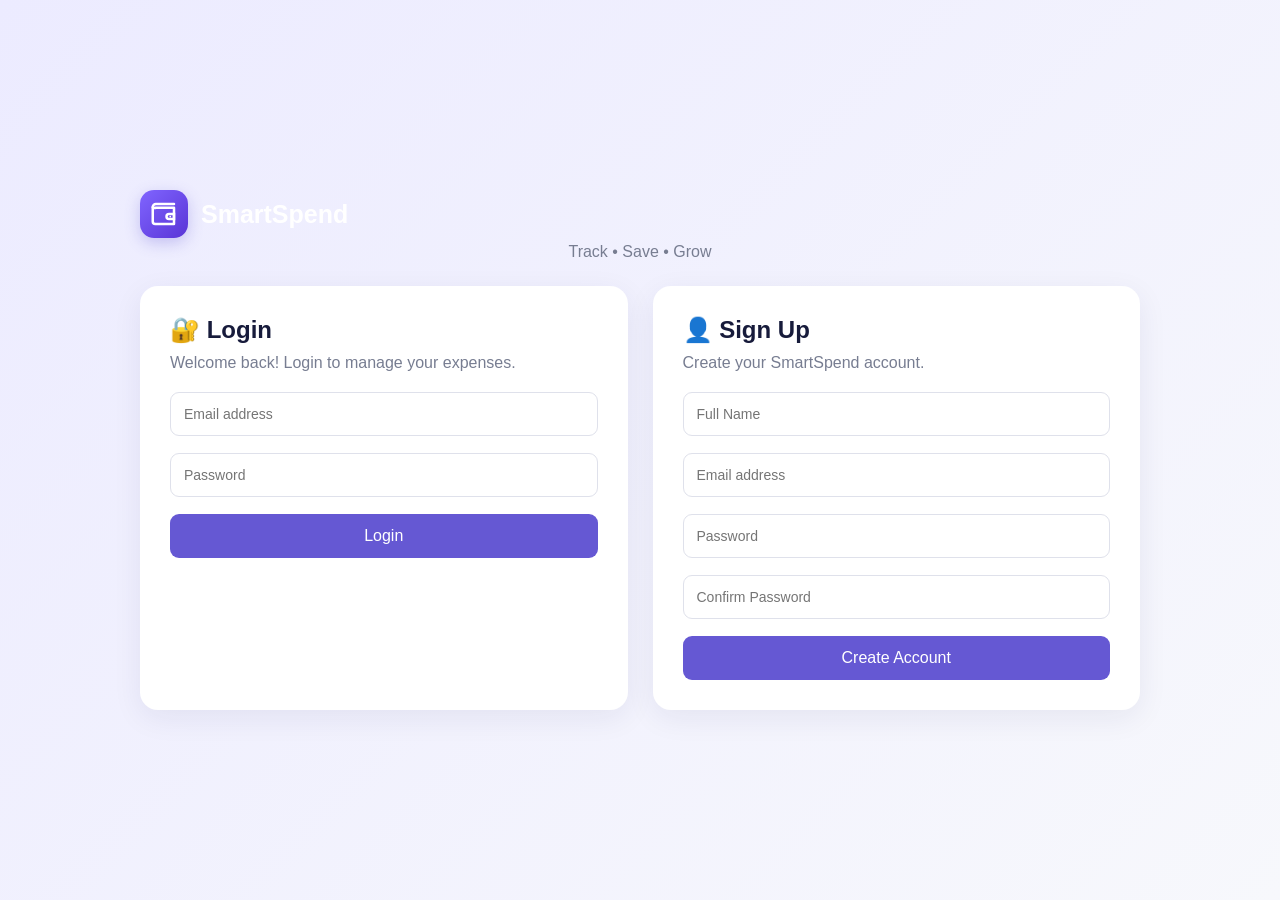
<file: index.html>
<!DOCTYPE html>
<html lang="en">
<head>
    <meta charset="UTF-8">
    <meta name="viewport" content="width=device-width, initial-scale=1.0">
    <title>SmartSpend - Login</title>

    <link rel="stylesheet" href="style.css">
</head>

<body class="login-body">

    <div class="auth-container">

        <div class="brand">
            <h2 class="brand-logo">
    <span class="logo-icon">
        <svg viewBox="0 0 24 24" fill="none"
             xmlns="http://www.w3.org/2000/svg">

            <path d="M3 6.5A2.5 2.5 0 0 1 5.5 4H20"
                  stroke="white" stroke-width="2"
                  stroke-linecap="round"/>

            <path d="M3 6.5V18a2 2 0 0 0 2 2h15V7H5.5A2.5 2.5 0 0 1 3 6.5Z"
                  stroke="white" stroke-width="2"
                  stroke-linejoin="round"/>

            <path d="M16 12h4v4h-4a2 2 0 0 1 0-4Z"
                  stroke="white" stroke-width="2"/>

            <circle cx="17" cy="14" r="0.7" fill="white"/>
        </svg>
    </span>
    <span>SmartSpend</span>
</h2>
            <p>Track • Save • Grow</p>
        </div>

        <div class="auth-box">

            <!-- LOGIN -->
            <div class="auth-card">

                <h2>🔐 Login</h2>

                <p>Welcome back! Login to manage your expenses.</p>

                <form onsubmit="login(event)">

                    <input
                        type="email"
                        id="loginEmail"
                        placeholder="Email address"
                        required
                    >

                    <input
                        type="password"
                        id="loginPassword"
                        placeholder="Password"
                        required
                    >

                    <button type="submit">
                        Login
                    </button>

                </form>

            </div>


            <!-- SIGN UP -->
            <div class="auth-card">

                <h2>👤 Sign Up</h2>

                <p>Create your SmartSpend account.</p>

                <form onsubmit="signup(event)">

                    <input
                        type="text"
                        id="signupName"
                        placeholder="Full Name"
                        required
                    >

                    <input
                        type="email"
                        id="signupEmail"
                        placeholder="Email address"
                        required
                    >

                    <input
                        type="password"
                        id="signupPassword"
                        placeholder="Password"
                        required
                    >

                    <input
                        type="password"
                        id="confirmPassword"
                        placeholder="Confirm Password"
                        required
                    >

                    <button type="submit">
                        Create Account
                    </button>

                </form>

            </div>

        </div>

    </div>


    <script src="script.js"></script>

</body>
</html>
</file>
<file: style.css>
/* =========================
   SMARTSPEND - MODERN FINTECH UI
========================= */

* {
    box-sizing: border-box;
    margin: 0;
    padding: 0;
    font-family: Arial, sans-serif;
}

:root {
    --primary: #6558d3;
    --primary-dark: #5144b5;
    --navy: #171b3b;
    --navy-light: #252b52;
    --background: #f5f6fc;
    --white: #ffffff;
    --text: #20243a;
    --muted: #777d91;
    --green: #16a36a;
    --red: #e34b59;
    --blue: #3978e8;
    --border: #e8eaf2;
}

body {
    background: var(--background);
    color: var(--text);
}

/* LOGIN PAGE */

.login-body {
    min-height: 100vh;
    display: flex;
    justify-content: center;
    align-items: center;
    background: linear-gradient(135deg, #ecebff, #f7f8fc);
}

.auth-container {
    width: 90%;
    max-width: 1000px;
}

.brand {
    text-align: center;
    margin-bottom: 25px;
}

.brand h1 {
    color: var(--primary);
    font-size: 36px;
}

.brand p {
    color: var(--muted);
    margin-top: 5px;
}

.auth-box {
    display: grid;
    grid-template-columns: 1fr 1fr;
    gap: 25px;
}

.auth-card {
    background: var(--white);
    padding: 30px;
    border-radius: 18px;
    box-shadow: 0 8px 30px rgba(30, 35, 80, 0.07);
}

.auth-card h2 {
    color: var(--navy);
    margin-bottom: 10px;
}

.auth-card p {
    color: var(--muted);
    margin-bottom: 20px;
}

/* MAIN APPLICATION */

.app {
    display: flex;
    min-height: 100vh;
}

/* SIDEBAR */

.sidebar {
    width: 250px;
    background: var(--navy);
    color: white;
    padding: 28px 16px;
    position: fixed;
    left: 0;
    top: 0;
    bottom: 0;
    z-index: 100;
}

.sidebar h2 {
    margin-bottom: 38px;
    text-align: center;
    font-size: 25px;
    letter-spacing: 0.3px;
}

.sidebar a {
    display: block;
    color: #d8daeb;
    text-decoration: none;
    padding: 15px;
    margin-bottom: 10px;
    border-radius: 10px;
    transition: 0.25s ease;
    font-size: 15px;
}

.sidebar a:hover,
.sidebar a.active {
    background: var(--primary);
    color: white;
    transform: translateX(3px);
}

.logout-btn {
    position: absolute;
    bottom: 25px;
    left: 16px;
    width: calc(100% - 32px);
    padding: 13px;
    background: #e34b59;
    border: none;
    border-radius: 9px;
    color: white;
    cursor: pointer;
    font-size: 15px;
    transition: 0.2s;
}

.logout-btn:hover {
    background: #c93645;
}

/* MAIN CONTENT */

.main-content {
    margin-left: 250px;
    width: calc(100% - 250px);
    padding: 38px;
}

.main-content h1 {
    font-size: 32px;
    color: var(--navy);
    margin-bottom: 8px;
}

.subtitle {
    color: var(--muted);
    margin-bottom: 30px;
    line-height: 1.5;
}

/* DASHBOARD CARDS */

.cards {
    display: grid;
    grid-template-columns: repeat(3, 1fr);
    gap: 22px;
    margin-bottom: 30px;
}

.card {
    background: var(--white);
    padding: 26px;
    border-radius: 16px;
    box-shadow: 0 5px 20px rgba(30, 35, 80, 0.05);
    transition: transform 0.25s, box-shadow 0.25s;
}

.card:hover {
    transform: translateY(-4px);
    box-shadow: 0 10px 25px rgba(30, 35, 80, 0.09);
}

.card h3 {
    color: var(--muted);
    font-size: 16px;
    margin-bottom: 15px;
}

.card h2 {
    font-size: 27px;
    color: var(--text);
}

.income-card {
    border-left: 5px solid var(--green);
}

.expense-card {
    border-left: 5px solid var(--red);
}

.balance-card {
    border-left: 5px solid var(--blue);
}

/* SECTIONS */

.section-box {
    background: var(--white);
    padding: 27px;
    border-radius: 16px;
    box-shadow: 0 5px 20px rgba(30, 35, 80, 0.05);
    margin-bottom: 25px;
}

.section-heading {
    display: flex;
    justify-content: space-between;
    align-items: center;
    margin-bottom: 22px;
    gap: 15px;
}

.section-heading h2 {
    color: var(--navy);
    font-size: 22px;
}

.section-heading a {
    color: var(--primary);
    text-decoration: none;
    font-weight: 600;
}

.section-heading a:hover {
    text-decoration: underline;
}

/* TABLE */

.table-container {
    overflow-x: auto;
}

table {
    width: 100%;
    border-collapse: collapse;
    min-width: 600px;
}

th,
td {
    padding: 15px;
    border-bottom: 1px solid var(--border);
    text-align: left;
}

th {
    background: #f1f0ff;
    color: var(--navy);
    font-size: 14px;
    font-weight: 600;
}

td {
    color: #53596d;
    font-size: 14px;
}

tbody tr:hover {
    background: #f9f8ff;
}

/* BUTTONS */

.primary-btn {
    padding: 12px 18px;
    background: var(--primary);
    color: white;
    border: none;
    border-radius: 9px;
    cursor: pointer;
    font-size: 15px;
    transition: 0.2s;
}

.primary-btn:hover {
    background: var(--primary-dark);
}

.delete-btn {
    background: var(--red);
    color: white;
    border: none;
    padding: 8px 13px;
    border-radius: 7px;
    cursor: pointer;
}

.delete-btn:hover {
    background: #c93645;
}

/* FORMS */

.form-box {
    background: white;
    max-width: 650px;
    padding: 30px;
    border-radius: 16px;
    box-shadow: 0 5px 20px rgba(30, 35, 80, 0.05);
}

.form-box label {
    display: block;
    margin-bottom: 8px;
    font-weight: 600;
    color: var(--text);
}

.form-box input,
.form-box select,
.form-box textarea,
.auth-card input {
    width: 100%;
    padding: 13px;
    margin-bottom: 17px;
    border: 1px solid #dfe1eb;
    border-radius: 9px;
    outline: none;
    background: white;
    font-size: 14px;
}

.form-box input:focus,
.form-box select:focus,
.form-box textarea:focus,
.auth-card input:focus {
    border-color: var(--primary);
    box-shadow: 0 0 0 3px rgba(101, 88, 211, 0.10);
}

.form-box textarea {
    min-height: 100px;
    resize: vertical;
}

.auth-card button {
    width: 100%;
    padding: 13px;
    background: var(--primary);
    color: white;
    border: none;
    border-radius: 9px;
    cursor: pointer;
    font-size: 16px;
}

.auth-card button:hover {
    background: var(--primary-dark);
}

/* BUDGET */

.budget-grid {
    display: grid;
    grid-template-columns: 1fr 1fr;
    gap: 25px;
}

.budget-summary {
    background: white;
    padding: 30px;
    border-radius: 16px;
    box-shadow: 0 5px 20px rgba(30, 35, 80, 0.05);
}

.budget-item {
    display: flex;
    justify-content: space-between;
    padding: 18px 0;
    border-bottom: 1px solid var(--border);
}

.budget-item strong {
    color: var(--green);
}

/* REPORTS */

.category-row {
    margin: 18px 0;
}

.category-header {
    display: flex;
    justify-content: space-between;
    margin-bottom: 8px;
    gap: 10px;
}

.progress {
    width: 100%;
    height: 10px;
    background: #e8eaf2;
    border-radius: 10px;
    overflow: hidden;
}

.progress-bar {
    height: 100%;
    background: var(--primary);
    border-radius: 10px;
}

/* BUDGET PROGRESS AND ALERTS */

.budget-help {
    margin-top: 12px;
    color: var(--muted);
    font-size: 13px;
    line-height: 1.5;
}

.budget-progress-section {
    margin-top: 28px;
    padding: 20px;
    background: #f8f8ff;
    border: 1px solid var(--border);
    border-radius: 12px;
}

.budget-progress-heading {
    display: flex;
    justify-content: space-between;
    align-items: center;
    gap: 12px;
    margin-bottom: 12px;
    color: var(--text);
    font-weight: 600;
}

#budgetPercent {
    color: var(--primary);
    font-size: 20px;
}

.budget-progress-track {
    width: 100%;
    height: 12px;
    overflow: hidden;
    background: #e5e7eb;
    border-radius: 20px;
}

.budget-progress-fill {
    width: 0;
    height: 100%;
    background: var(--primary);
    border-radius: 20px;
    transition: width 0.35s ease;
}

.budget-progress-fill.is-warning {
    background: #f59e0b;
}

.budget-progress-fill.is-over {
    background: var(--red);
}

#budgetProgressCaption {
    margin-top: 12px;
    color: var(--muted);
    font-size: 14px;
    line-height: 1.5;
}

.budget-alert {
    margin-top: 18px;
    padding: 14px 16px;
    border-radius: 10px;
    font-size: 14px;
    line-height: 1.5;
    font-weight: 600;
}

.budget-alert.is-warning {
    color: #92400e;
    background: #fef3c7;
    border: 1px solid #fcd34d;
}

.budget-alert.is-danger {
    color: #991b1b;
    background: #fee2e2;
    border: 1px solid #fca5a5;
}

.budget-alert[hidden] {
    display: none;
}

/* CHARTS */

canvas {
    max-width: 100%;
}

/* RESPONSIVE DESIGN */

@media (max-width: 1000px) {
    .cards {
        grid-template-columns: 1fr 1fr;
    }

    .main-content {
        padding: 25px;
    }
}

@media (max-width: 800px) {
    .sidebar {
        width: 180px;
    }

    .sidebar h2 {
        font-size: 19px;
    }

    .main-content {
        margin-left: 180px;
        width: calc(100% - 180px);
        padding: 20px;
    }

    .cards {
        grid-template-columns: 1fr;
    }

    .budget-grid,
    .auth-box {
        grid-template-columns: 1fr;
    }

    .budget-summary,
    .form-box {
        min-width: 0;
    }

    .budget-progress-section {
        padding: 15px;
    }
}

@media (max-width: 550px) {
    .sidebar {
        width: 100%;
        height: auto;
        position: relative;
        bottom: auto;
        padding: 12px;
    }

    .sidebar h2 {
        margin-bottom: 12px;
    }

    .sidebar a {
        display: inline-block;
        padding: 9px;
        margin: 3px;
        font-size: 13px;
    }

    .logout-btn {
        position: static;
        width: 100%;
        margin-top: 10px;
    }

    .app {
        display: block;
    }

    .main-content {
        margin-left: 0;
        width: 100%;
        padding: 18px;
    }

    .main-content h1 {
        font-size: 26px;
    }

    .section-box {
        padding: 17px;
    }
}
.brand-logo {
    display: flex;
    align-items: center;
    justify-content: flex-start;
    gap: 13px;
    color: white;
    font-size: 25px;
    font-weight: 700;
    white-space: nowrap;
}

.logo-icon {
    width: 48px;
    height: 48px;
    display: flex;
    align-items: center;
    justify-content: center;
    background: linear-gradient(135deg, #8065ff, #5935d6);
    border-radius: 14px;
    box-shadow: 0 5px 15px rgba(101, 88, 211, 0.3);
    flex-shrink: 0;
}

.logo-icon svg {
    width: 30px;
    height: 30px;
}
</file>
